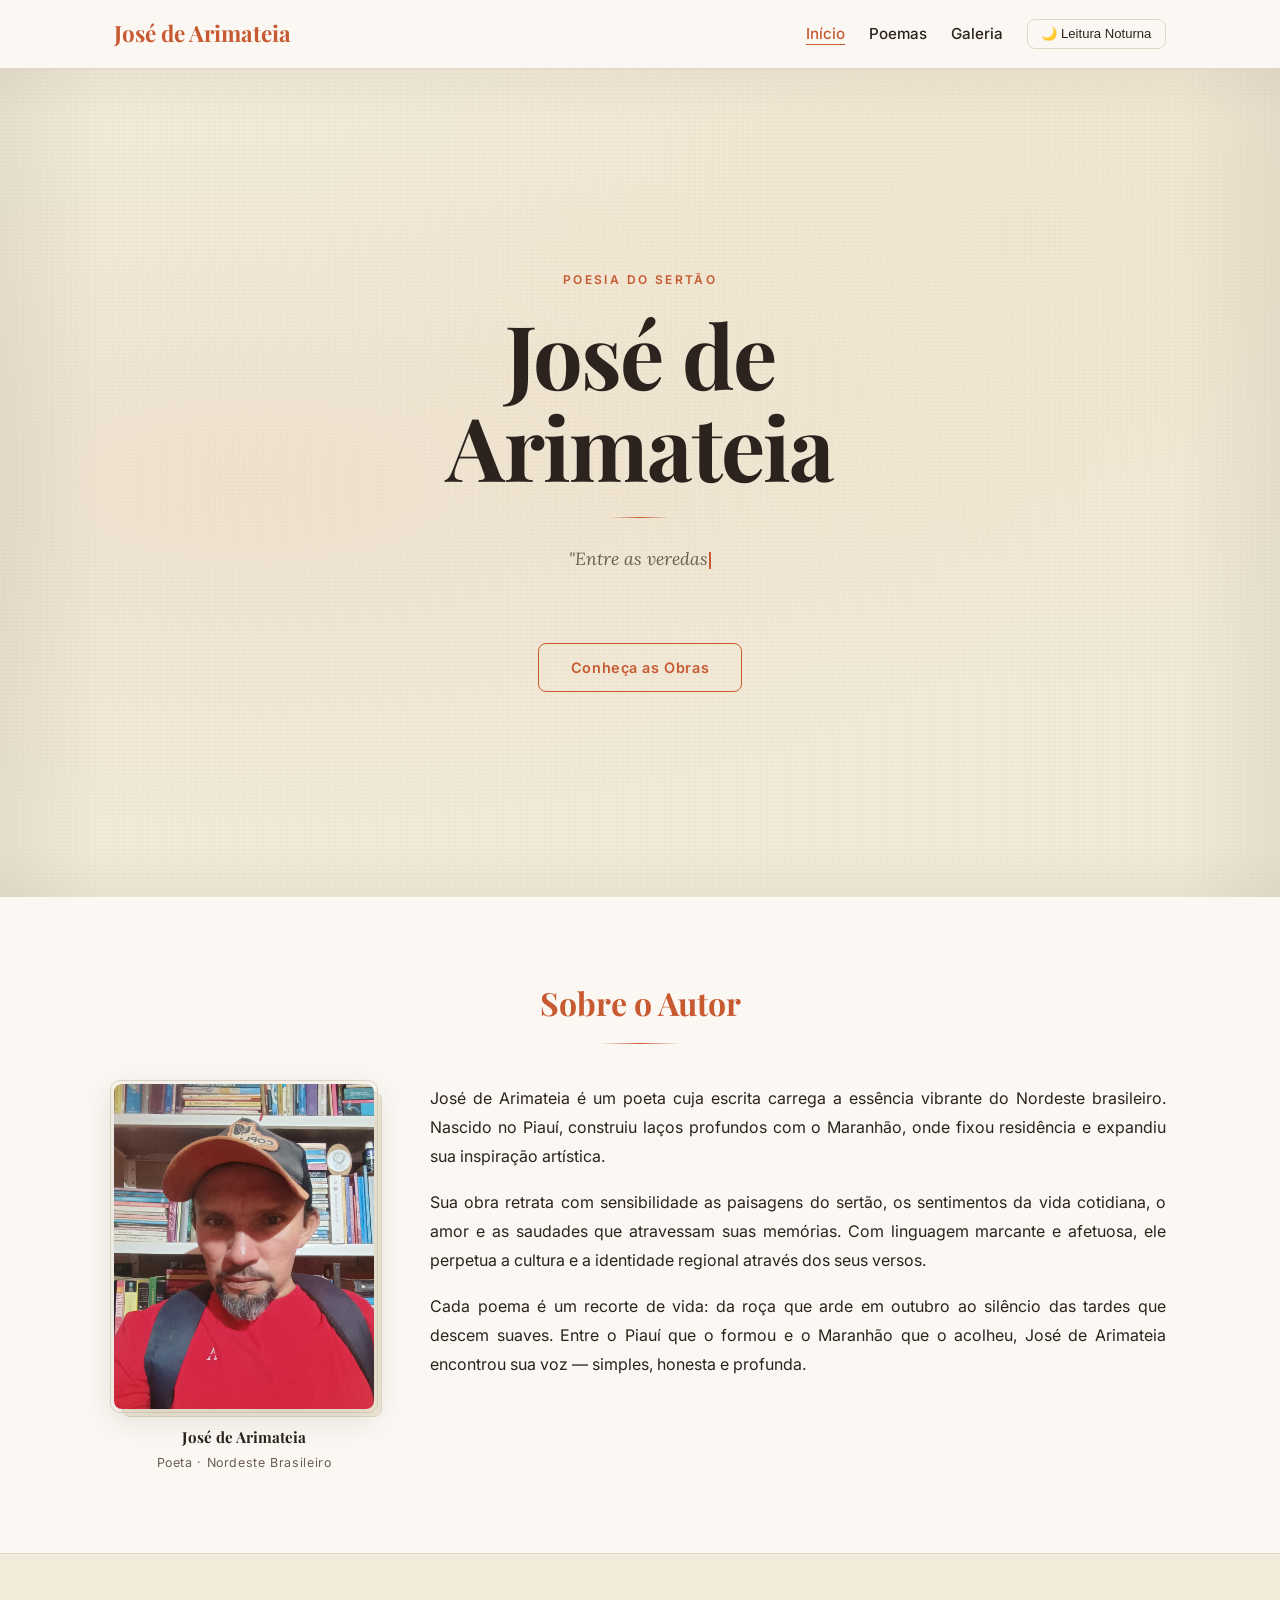
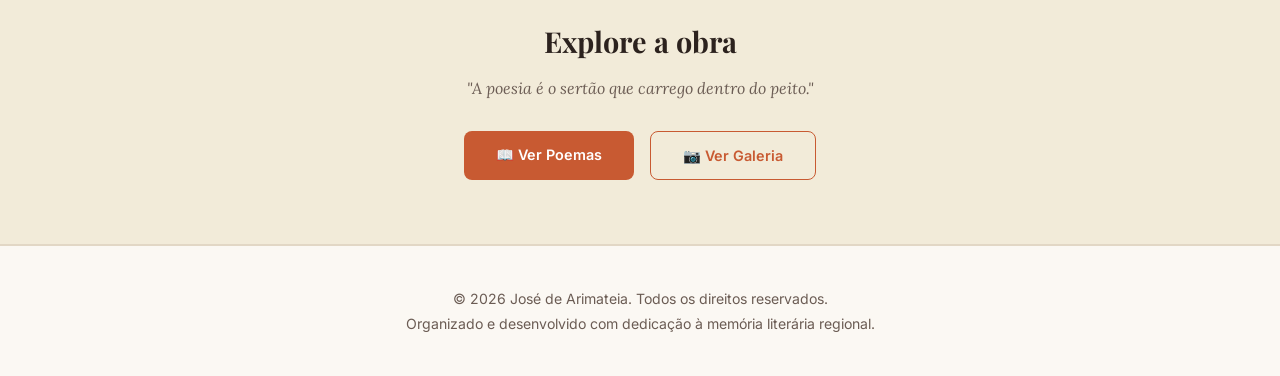
<file: index.html>
<!DOCTYPE html>
<html lang="pt-BR">
<head>
  <meta charset="UTF-8">
  <meta name="viewport" content="width=device-width, initial-scale=1.0">
  <title>José de Arimateia | Poeta do Sertão</title>
  <link rel="icon" href="favicon.ico">
  <link rel="stylesheet" href="css/variables.css">
  <link rel="stylesheet" href="css/style.css">
</head>
<body>

  <header id="site-header">
    <div class="nav-container">
      <a href="index.html" class="logo">José de Arimateia</a>
      <button class="hamburger" id="hamburger" aria-label="Abrir menu">
        <span></span><span></span><span></span>
      </button>
      <nav id="main-nav">
        <ul>
          <li><a href="index.html" class="active">Início</a></li>
          <li><a href="poemas.html">Poemas</a></li>
          <li><a href="galeria.html">Galeria</a></li>
          <li><button id="theme-toggle" class="theme-toggle">🌙 Leitura Noturna</button></li>
        </ul>
      </nav>
    </div>
  </header>

  <main>

    <section class="hero">
      <div class="hero-paper"></div>
      <div class="hero-content">
        <span class="hero-label">Poesia do Sertão</span>
        <h1 class="hero-title">José de<br>Arimateia</h1>
        <div class="hero-divider"></div>
        <blockquote class="hero-quote" id="hero-quote"></blockquote>
        <a href="poemas.html" class="hero-cta">Conheça as Obras</a>
      </div>
    </section>

    <section id="biografia" class="page-section">
      <h2 class="section-title reveal">Sobre o Autor</h2>
      <div class="bio-container">
        <div class="bio-photo-block reveal">
          <div class="bio-img-frame">
            <img
              src="assets/img/escritor.png.jpeg"
              alt="Foto de José de Arimateia"
              class="bio-img"
              onerror="this.outerHTML='<div class=\'bio-img-placeholder\'><span>📷</span><p>Foto do autor</p></div>'"
            >
          </div>
          <div class="bio-photo-caption">
            <strong>José de Arimateia</strong>
            <span>Poeta · Nordeste Brasileiro</span>
          </div>
        </div>
        <div class="bio-text reveal reveal-delay-1">
          <p>José de Arimateia é um poeta cuja escrita carrega a essência vibrante do Nordeste brasileiro. Nascido no Piauí, construiu laços profundos com o Maranhão, onde fixou residência e expandiu sua inspiração artística.</p>
          <p>Sua obra retrata com sensibilidade as paisagens do sertão, os sentimentos da vida cotidiana, o amor e as saudades que atravessam suas memórias. Com linguagem marcante e afetuosa, ele perpetua a cultura e a identidade regional através dos seus versos.</p>
          <p>Cada poema é um recorte de vida: da roça que arde em outubro ao silêncio das tardes que descem suaves. Entre o Piauí que o formou e o Maranhão que o acolheu, José de Arimateia encontrou sua voz — simples, honesta e profunda.</p>
        </div>
      </div>
    </section>

    <div class="index-cta-block reveal">
      <h2>Explore a obra</h2>
      <p>"A poesia é o sertão que carrego dentro do peito."</p>
      <div class="cta-buttons">
        <a href="poemas.html" class="btn-primary">📖 Ver Poemas</a>
        <a href="galeria.html" class="btn-secondary">📷 Ver Galeria</a>
      </div>
    </div>

  </main>

  <footer>
    <p>&copy; 2026 José de Arimateia. Todos os direitos reservados.</p>
    <p>Organizado e desenvolvido com dedicação à memória literária regional.</p>
  </footer>

  <script src="js/poemas-data.js"></script>
  <script src="js/main.js"></script>
</body>
</html>
</file>
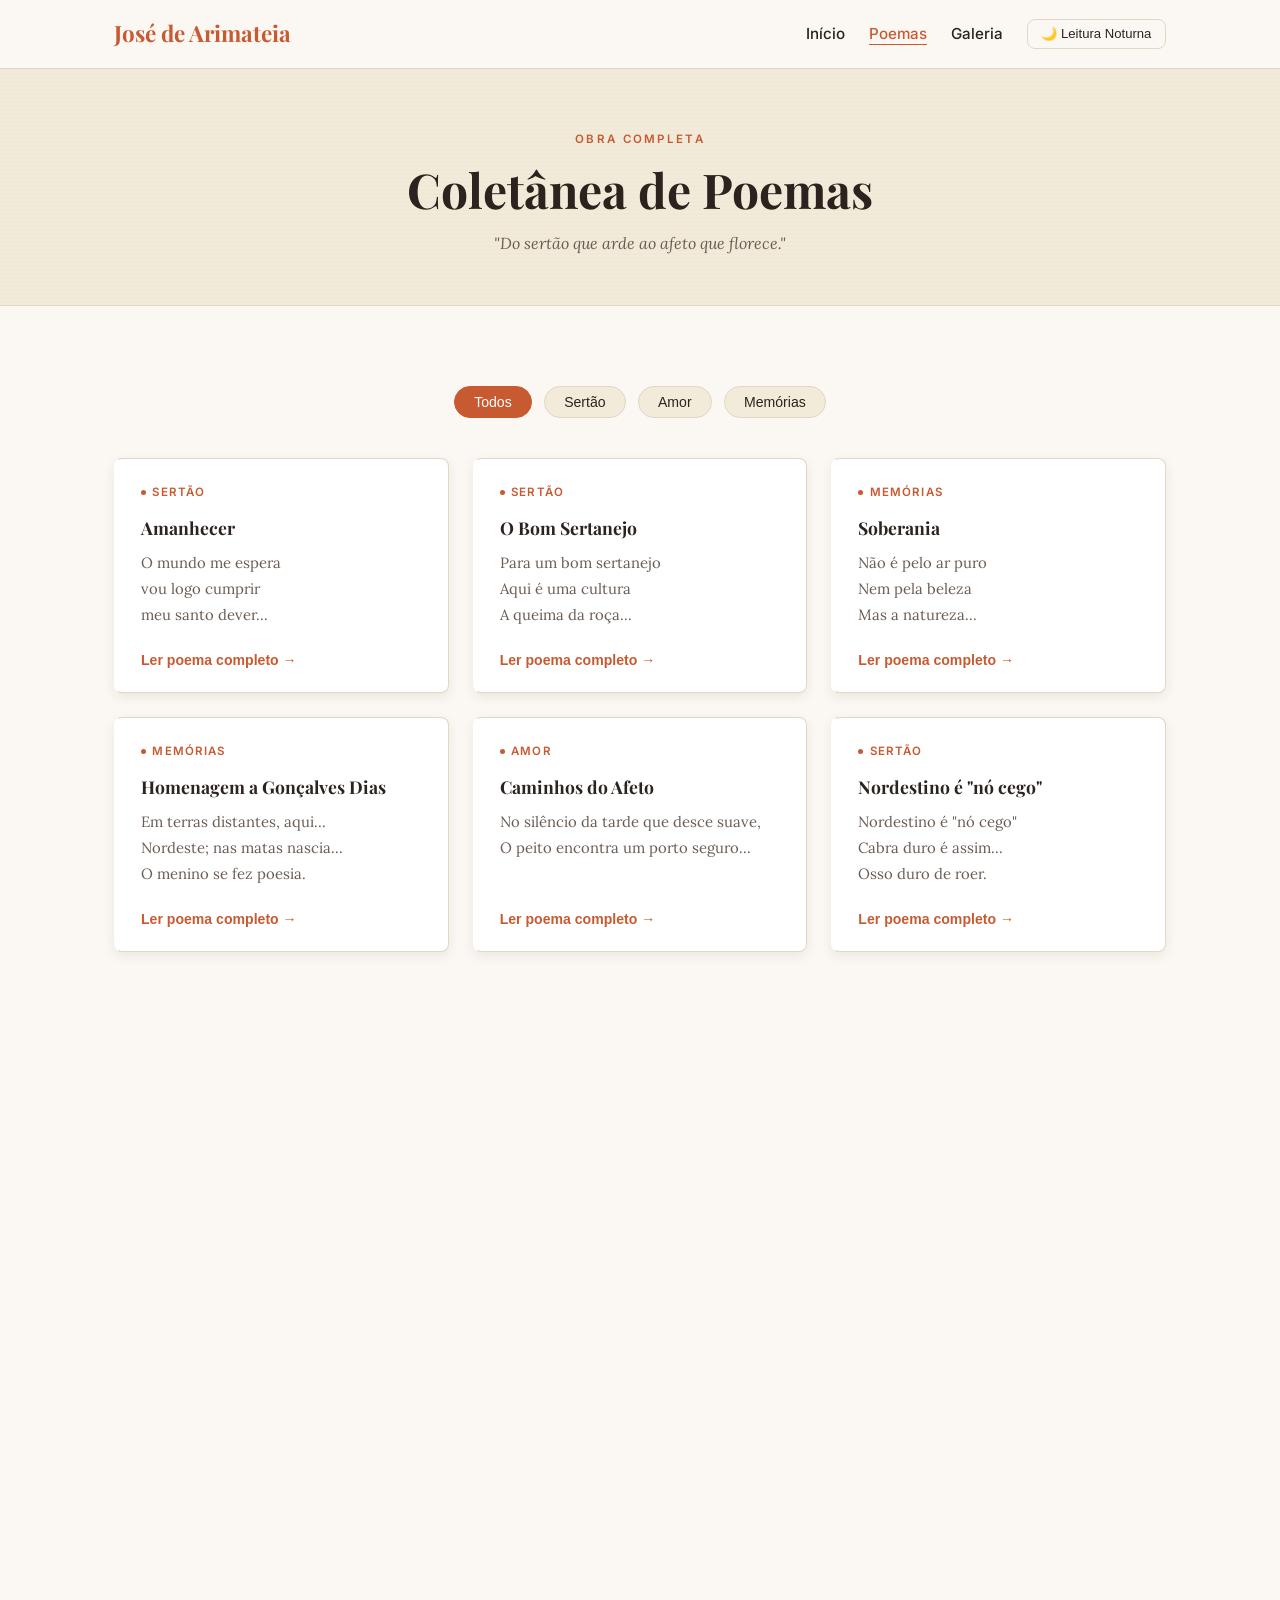
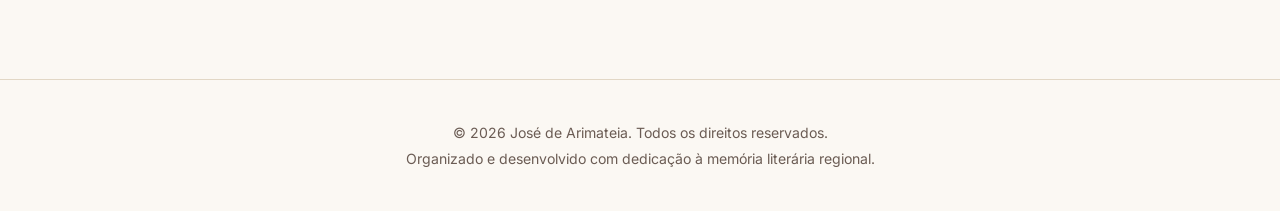
<file: poemas.html>
<!DOCTYPE html>
<html lang="pt-BR">
<head>
  <meta charset="UTF-8">
  <meta name="viewport" content="width=device-width, initial-scale=1.0">
  <title>Poemas | José de Arimateia</title>
  <link rel="icon" href="favicon.ico">
  <link rel="stylesheet" href="css/variables.css">
  <link rel="stylesheet" href="css/style.css">
</head>
<body>

  <header id="site-header">
    <div class="nav-container">
      <a href="index.html" class="logo">José de Arimateia</a>
      <button class="hamburger" id="hamburger" aria-label="Abrir menu">
        <span></span><span></span><span></span>
      </button>
      <nav id="main-nav">
        <ul>
          <li><a href="index.html">Início</a></li>
          <li><a href="poemas.html" class="active">Poemas</a></li>
          <li><a href="galeria.html">Galeria</a></li>
          <li><button id="theme-toggle" class="theme-toggle">🌙 Leitura Noturna</button></li>
        </ul>
      </nav>
    </div>
  </header>

  <div class="page-header">
    <span class="page-header-label">Obra Completa</span>
    <h1>Coletânea de Poemas</h1>
    <p>"Do sertão que arde ao afeto que florece."</p>
  </div>

  <main class="page-section">
    <div class="filters">
      <button class="filter-btn active" data-category="todos">Todos</button>
      <button class="filter-btn" data-category="Sertão">Sertão</button>
      <button class="filter-btn" data-category="Amor">Amor</button>
      <button class="filter-btn" data-category="Memórias">Memórias</button>
    </div>
    <div class="poems-grid" id="poems-container"></div>
  </main>

  <!-- Modal -->
  <div class="modal" id="poem-modal" role="dialog" aria-modal="true" aria-labelledby="modal-title">
    <div class="modal-content">
      <button class="close-btn" id="close-modal" aria-label="Fechar">&times;</button>
      <div class="modal-top-bar"></div>
      <div class="modal-header">
        <p id="modal-category" class="poem-category"></p>
        <h2 id="modal-title"></h2>
      </div>
      <div class="modal-authorship">
        <span class="modal-authorship-name">José de Arimateia</span>
        <span class="modal-authorship-dot"></span>
        <span class="modal-authorship-year" id="modal-year"></span>
      </div>
      <div id="modal-body" class="modal-body"></div>

      <!-- Galeria de miniaturas (oculta por padrão) -->
      <div class="modal-gallery" id="modal-gallery">
        <p class="modal-gallery-label">📸 Fotografias do poeta</p>
        <div class="modal-gallery-grid" id="modal-gallery-grid"></div>
      </div>

      <!-- Player de áudio (oculto por padrão) -->
      <div class="modal-audio" id="modal-audio">
        <p class="modal-audio-label">🎙️ Ouça o autor recitar</p>
        <audio id="modal-audio-player" controls preload="none">
          Seu navegador não suporta o player de áudio.
        </audio>
      </div>

      <div class="modal-footer">
        <span class="modal-copyright">© 2026 José de Arimateia · Todos os direitos reservados</span>
        <button class="print-btn" id="print-btn">🖨️ Imprimir</button>
      </div>
    </div>
  </div>

  <footer>
    <p>&copy; 2026 José de Arimateia. Todos os direitos reservados.</p>
    <p>Organizado e desenvolvido com dedicação à memória literária regional.</p>
  </footer>

  <script src="js/poemas-data.js"></script>
  <script src="js/main.js"></script>
</body>
</html>
</file>
<file: css/variables.css>
:root {
  --bg-primary:    #fbf8f3;
  --bg-secondary:  #f2ebd9;
  --bg-card:       #ffffff;
  --text-color:    #2c221e;
  --text-muted:    #6b5c54;
  --accent-color:  #c85a32;
  --accent-hover:  #a34321;
  --border-color:  #e2d7c5;

  --font-title: 'Playfair Display', Georgia, serif;
  --font-poem:  'Lora', Georgia, serif;
  --font-body:  'Inter', system-ui, -apple-system, sans-serif;

  --radius:     8px;
  --shadow:     0 4px 12px rgba(44, 34, 30, 0.08);
  --transition: all 0.3s ease;
}

body.dark-theme {
  --bg-primary:   #1c1815;
  --bg-secondary: #28221d;
  --bg-card:      #221c18;
  --text-color:   #eae3d9;
  --text-muted:   #b3a598;
  --accent-color: #e07a5f;
  --accent-hover: #f28f73;
  --border-color: #3d332a;
}
</file>
<file: css/style.css>
@import url('https://fonts.googleapis.com/css2?family=Inter:wght@400;500;600&family=Lora:ital,wght@0,400;0,500;1,400&family=Playfair+Display:ital,wght@0,600;0,700;1,400&display=swap');

/* ════════════════════════════════════════
   RESET & BASE
════════════════════════════════════════ */
* { margin: 0; padding: 0; box-sizing: border-box; }
html { scroll-behavior: smooth; }

body {
  background-color: var(--bg-primary);
  color: var(--text-color);
  font-family: var(--font-body);
  line-height: 1.6;
  transition: background-color 0.4s ease, color 0.4s ease;
  overflow-x: hidden;
}

/* ════════════════════════════════════════
   ANIMAÇÕES
════════════════════════════════════════ */
.reveal {
  opacity: 0;
  transform: translateY(28px);
  transition: opacity 0.7s ease, transform 0.7s ease;
}
.reveal.visible   { opacity: 1; transform: translateY(0); }
.reveal-delay-1   { transition-delay: 0.15s; }
.reveal-delay-2   { transition-delay: 0.3s; }

@keyframes fadeSlideUp {
  from { opacity: 0; transform: translateY(24px); }
  to   { opacity: 1; transform: translateY(0); }
}
@keyframes blink {
  0%, 100% { opacity: 1; }
  50%       { opacity: 0; }
}
@keyframes cardAppear {
  from { opacity: 0; transform: translateY(16px); }
  to   { opacity: 1; transform: translateY(0); }
}

/* ════════════════════════════════════════
   HEADER — compartilhado entre todas as páginas
════════════════════════════════════════ */
header {
  position: sticky;
  top: 0;
  background-color: var(--bg-primary);
  border-bottom: 1px solid var(--border-color);
  z-index: 300;
  transition: box-shadow 0.3s ease, background-color 0.4s ease;
}
header.scrolled { box-shadow: 0 2px 20px rgba(44,34,30,0.1); }

.nav-container {
  max-width: 1100px;
  margin: 0 auto;
  padding: 1rem 1.5rem;
  display: flex;
  justify-content: space-between;
  align-items: center;
  position: relative;
}

.logo {
  font-family: var(--font-title);
  font-size: 1.4rem;
  color: var(--accent-color);
  text-decoration: none;
  font-weight: 700;
}

nav ul { display: flex; list-style: none; gap: 1.5rem; align-items: center; }

nav > ul > li > a {
  text-decoration: none;
  color: var(--text-color);
  font-weight: 500;
  font-size: 0.95rem;
  transition: color 0.2s;
  position: relative;
  padding-bottom: 2px;
}
nav > ul > li > a::after {
  content: '';
  position: absolute;
  bottom: 0; left: 0;
  width: 0; height: 1.5px;
  background-color: var(--accent-color);
  transition: width 0.3s ease;
}
nav > ul > li > a:hover,
nav > ul > li > a.active { color: var(--accent-color); }
nav > ul > li > a:hover::after,
nav > ul > li > a.active::after { width: 100%; }

.theme-toggle {
  background: none;
  border: 1px solid var(--border-color);
  color: var(--text-color);
  padding: 0.4rem 0.85rem;
  border-radius: var(--radius);
  cursor: pointer;
  transition: var(--transition);
  font-size: 0.82rem;
  white-space: nowrap;
}
.theme-toggle:hover { background-color: var(--bg-secondary); }

/* ─── Hambúrguer ─── */
.hamburger {
  display: none;
  background: none;
  border: none;
  cursor: pointer;
  flex-direction: column;
  gap: 5px;
  padding: 0.25rem;
  z-index: 400;
}
.hamburger span {
  display: block;
  width: 24px; height: 2px;
  background-color: var(--text-color);
  border-radius: 2px;
  transition: var(--transition);
}
.hamburger.open span:nth-child(1) { transform: translateY(7px) rotate(45deg); }
.hamburger.open span:nth-child(2) { opacity: 0; }
.hamburger.open span:nth-child(3) { transform: translateY(-7px) rotate(-45deg); }

/* ════════════════════════════════════════
   DROPDOWN
════════════════════════════════════════ */
.nav-dropdown { position: relative; }

.dropdown-toggle {
  background: none;
  border: none;
  color: var(--text-color);
  font-weight: 500;
  font-size: 0.95rem;
  cursor: pointer;
  display: flex;
  align-items: center;
  gap: 4px;
  padding: 0;
  transition: color 0.2s;
  font-family: var(--font-body);
}
.dropdown-toggle:hover { color: var(--accent-color); }
.dropdown-arrow { font-size: 0.7rem; transition: transform 0.25s ease; }
.nav-dropdown.open .dropdown-arrow { transform: rotate(180deg); }

.dropdown-menu {
  position: absolute;
  top: calc(100% + 12px);
  left: 50%;
  transform: translateX(-50%) translateY(-8px);
  background-color: var(--bg-card);
  border: 1px solid var(--border-color);
  border-radius: var(--radius);
  box-shadow: 0 8px 32px rgba(44,34,30,0.14);
  min-width: 220px;
  list-style: none;
  padding: 0.5rem 0;
  opacity: 0;
  pointer-events: none;
  transition: opacity 0.22s ease, transform 0.22s ease;
  z-index: 500;
}
.dropdown-menu::before {
  content: '';
  position: absolute;
  top: -6px; left: 50%;
  transform: translateX(-50%);
  border-left: 6px solid transparent;
  border-right: 6px solid transparent;
  border-bottom: 6px solid var(--border-color);
}
.dropdown-menu::after {
  content: '';
  position: absolute;
  top: -5px; left: 50%;
  transform: translateX(-50%);
  border-left: 6px solid transparent;
  border-right: 6px solid transparent;
  border-bottom: 6px solid var(--bg-card);
}
.nav-dropdown.open .dropdown-menu {
  opacity: 1;
  pointer-events: all;
  transform: translateX(-50%) translateY(0);
}
.dropdown-menu li a {
  display: flex;
  align-items: center;
  gap: 0.6rem;
  padding: 0.6rem 1.1rem;
  text-decoration: none;
  color: var(--text-color);
  font-size: 0.9rem;
  transition: background-color 0.15s, color 0.15s;
  border-left: 2px solid transparent;
}
.dropdown-menu li a:hover {
  background-color: var(--bg-secondary);
  color: var(--accent-color);
  border-left-color: var(--accent-color);
}
.dropdown-num {
  font-family: var(--font-title);
  font-size: 0.75rem;
  color: var(--accent-color);
  opacity: 0.7;
  min-width: 20px;
}
.dropdown-separator {
  font-size: 0.7rem;
  text-transform: uppercase;
  letter-spacing: 0.1em;
  color: var(--text-muted);
  padding: 0.6rem 1.1rem 0.2rem;
  pointer-events: none;
  font-weight: 600;
}

/* ════════════════════════════════════════
   HERO — index.html
════════════════════════════════════════ */
.hero {
  min-height: 92vh;
  display: flex;
  align-items: center;
  justify-content: center;
  position: relative;
  overflow: hidden;
  background-color: var(--bg-secondary);
}
.hero-paper {
  position: absolute;
  inset: 0;
  background-image:
    repeating-linear-gradient(0deg, transparent, transparent 2px, rgba(44,34,30,0.012) 2px, rgba(44,34,30,0.012) 4px),
    repeating-linear-gradient(90deg, transparent, transparent 3px, rgba(44,34,30,0.008) 3px, rgba(44,34,30,0.008) 6px),
    radial-gradient(ellipse at 20% 50%, rgba(200,90,50,0.06) 0%, transparent 60%),
    radial-gradient(ellipse at 80% 20%, rgba(217,155,38,0.05) 0%, transparent 50%);
  pointer-events: none;
}
.hero-paper::before {
  content: '';
  position: absolute;
  inset: 0;
  background:
    linear-gradient(to right, rgba(44,34,30,0.06) 0%, transparent 8%, transparent 92%, rgba(44,34,30,0.06) 100%),
    linear-gradient(to bottom, rgba(44,34,30,0.04) 0%, transparent 6%, transparent 94%, rgba(44,34,30,0.04) 100%);
  pointer-events: none;
}
.hero-content {
  position: relative;
  z-index: 1;
  text-align: center;
  max-width: 680px;
  padding: 3rem 2rem;
  animation: fadeSlideUp 1s ease forwards;
}
.hero-label {
  display: inline-block;
  font-size: 0.75rem;
  font-weight: 600;
  text-transform: uppercase;
  letter-spacing: 0.2em;
  color: var(--accent-color);
  margin-bottom: 1.2rem;
  opacity: 0;
  animation: fadeSlideUp 0.8s ease forwards 0.3s;
}
.hero-title {
  font-family: var(--font-title);
  font-size: clamp(3rem, 8vw, 5.5rem);
  line-height: 1.05;
  color: var(--text-color);
  margin-bottom: 1.5rem;
  opacity: 0;
  animation: fadeSlideUp 0.9s ease forwards 0.5s;
  letter-spacing: -0.02em;
}
.hero-divider {
  width: 60px; height: 1px;
  background: linear-gradient(90deg, transparent, var(--accent-color), transparent);
  margin: 0 auto 1.5rem;
  opacity: 0;
  animation: fadeSlideUp 0.8s ease forwards 0.7s;
}
.hero-quote {
  font-family: var(--font-poem);
  font-style: italic;
  font-size: clamp(0.95rem, 2.2vw, 1.1rem);
  color: var(--text-muted);
  line-height: 1.9;
  margin-bottom: 2.5rem;
  min-height: 3.5em;
  opacity: 0;
  animation: fadeSlideUp 0.8s ease forwards 0.9s;
}
.typing-cursor {
  display: inline-block;
  width: 1.5px; height: 1em;
  background-color: var(--accent-color);
  margin-left: 1px;
  vertical-align: middle;
  animation: blink 0.75s step-end infinite;
}
.hero-cta {
  display: inline-block;
  background-color: transparent;
  color: var(--accent-color);
  text-decoration: none;
  padding: 0.75rem 2rem;
  border: 1.5px solid var(--accent-color);
  border-radius: var(--radius);
  font-weight: 600;
  font-size: 0.9rem;
  letter-spacing: 0.04em;
  transition: var(--transition);
  opacity: 0;
  animation: fadeSlideUp 0.8s ease forwards 1.1s;
  position: relative;
  overflow: hidden;
}
.hero-cta::before {
  content: '';
  position: absolute;
  inset: 0;
  background-color: var(--accent-color);
  transform: translateX(-101%);
  transition: transform 0.3s ease;
  z-index: -1;
}
.hero-cta:hover { color: #fff; }
.hero-cta:hover::before { transform: translateX(0); }

/* ════════════════════════════════════════
   SEÇÕES COMPARTILHADAS
════════════════════════════════════════ */
.page-section {
  max-width: 1100px;
  margin: 0 auto;
  padding: 5rem 1.5rem;
}

/* Cabeçalho de página (poemas.html e galeria.html) */
.page-header {
  background-color: var(--bg-secondary);
  border-bottom: 1px solid var(--border-color);
  padding: 3.5rem 1.5rem 3rem;
  text-align: center;
  position: relative;
  overflow: hidden;
}
.page-header::before {
  content: '';
  position: absolute;
  inset: 0;
  background-image:
    repeating-linear-gradient(0deg, transparent, transparent 2px, rgba(44,34,30,0.01) 2px, rgba(44,34,30,0.01) 4px);
  pointer-events: none;
}
.page-header-label {
  display: inline-block;
  font-size: 0.72rem;
  font-weight: 600;
  text-transform: uppercase;
  letter-spacing: 0.2em;
  color: var(--accent-color);
  margin-bottom: 0.8rem;
}
.page-header h1 {
  font-family: var(--font-title);
  font-size: clamp(2rem, 5vw, 3rem);
  color: var(--text-color);
  margin-bottom: 0.8rem;
  line-height: 1.2;
}
.page-header p {
  color: var(--text-muted);
  font-family: var(--font-poem);
  font-style: italic;
  font-size: 1rem;
  max-width: 500px;
  margin: 0 auto;
}

.section-title {
  font-family: var(--font-title);
  font-size: 2rem;
  margin-bottom: 2.5rem;
  text-align: center;
  color: var(--accent-color);
  position: relative;
  padding-bottom: 1rem;
}
.section-title::after {
  content: '';
  position: absolute;
  bottom: 0; left: 50%;
  transform: translateX(-50%);
  width: 0; height: 1.5px;
  background: linear-gradient(90deg, transparent, var(--accent-color), transparent);
  transition: width 0.8s ease 0.2s;
}
.section-title.visible::after { width: 80px; }

/* ════════════════════════════════════════
   BIOGRAFIA — index.html
════════════════════════════════════════ */
.bio-container {
  display: grid;
  grid-template-columns: 260px 1fr;
  gap: 3.5rem;
  align-items: start;
}
.bio-photo-block {
  display: flex;
  flex-direction: column;
  align-items: center;
  gap: 1rem;
}
.bio-img-frame { position: relative; width: 100%; }
.bio-img-frame::before {
  content: '';
  position: absolute;
  inset: -4px;
  border: 1px solid var(--border-color);
  border-radius: calc(var(--radius) + 2px);
  z-index: 0;
}
.bio-img-frame::after {
  content: '';
  position: absolute;
  bottom: -8px; left: 8px;
  right: -8px; top: 8px;
  background-color: var(--bg-secondary);
  border: 1px solid var(--border-color);
  border-radius: var(--radius);
  z-index: -1;
}
.bio-img {
  width: 100%;
  border-radius: var(--radius);
  object-fit: cover;
  object-position: top center;
  aspect-ratio: 4/5;
  display: block;
  position: relative;
  z-index: 1;
  box-shadow: 0 8px 32px rgba(44,34,30,0.15);
  transition: transform 0.4s ease;
}
.bio-img:hover { transform: scale(1.015); }
.bio-img-placeholder {
  width: 100%;
  aspect-ratio: 4/5;
  border-radius: var(--radius);
  background-color: var(--bg-secondary);
  border: 2px dashed var(--border-color);
  display: flex;
  flex-direction: column;
  align-items: center;
  justify-content: center;
  color: var(--text-muted);
  font-size: 0.9rem;
  text-align: center;
  gap: 0.5rem;
  position: relative;
  z-index: 1;
}
.bio-img-placeholder span { font-size: 2.5rem; }
.bio-photo-caption {
  text-align: center;
  display: flex;
  flex-direction: column;
  gap: 0.2rem;
}
.bio-photo-caption strong {
  font-family: var(--font-title);
  font-size: 0.95rem;
  color: var(--text-color);
}
.bio-photo-caption span {
  font-size: 0.78rem;
  color: var(--text-muted);
  letter-spacing: 0.05em;
}
.bio-text p {
  margin-bottom: 1.1rem;
  text-align: justify;
  color: var(--text-color);
  line-height: 1.8;
}

/* Chamada para poemas no final do index */
.index-cta-block {
  text-align: center;
  padding: 4rem 1.5rem;
  background-color: var(--bg-secondary);
  border-top: 1px solid var(--border-color);
  border-bottom: 1px solid var(--border-color);
}
.index-cta-block h2 {
  font-family: var(--font-title);
  font-size: 1.8rem;
  color: var(--text-color);
  margin-bottom: 0.8rem;
}
.index-cta-block p {
  color: var(--text-muted);
  margin-bottom: 1.8rem;
  font-family: var(--font-poem);
  font-style: italic;
}
.cta-buttons {
  display: flex;
  gap: 1rem;
  justify-content: center;
  flex-wrap: wrap;
}
.btn-primary {
  display: inline-block;
  background-color: var(--accent-color);
  color: #fff;
  text-decoration: none;
  padding: 0.75rem 2rem;
  border-radius: var(--radius);
  font-weight: 600;
  font-size: 0.9rem;
  transition: var(--transition);
}
.btn-primary:hover { background-color: var(--accent-hover); transform: translateY(-2px); }
.btn-secondary {
  display: inline-block;
  background-color: transparent;
  color: var(--accent-color);
  text-decoration: none;
  padding: 0.75rem 2rem;
  border: 1.5px solid var(--accent-color);
  border-radius: var(--radius);
  font-weight: 600;
  font-size: 0.9rem;
  transition: var(--transition);
}
.btn-secondary:hover { background-color: var(--accent-color); color: #fff; }

/* ════════════════════════════════════════
   POEMAS — poemas.html
════════════════════════════════════════ */
.filters {
  display: flex;
  justify-content: center;
  gap: 0.75rem;
  margin-bottom: 2.5rem;
  flex-wrap: wrap;
}
.filter-btn {
  background-color: var(--bg-secondary);
  border: 1px solid var(--border-color);
  color: var(--text-color);
  padding: 0.45rem 1.2rem;
  border-radius: 20px;
  cursor: pointer;
  transition: var(--transition);
  font-size: 0.88rem;
}
.filter-btn.active, .filter-btn:hover {
  background-color: var(--accent-color);
  color: #fff;
  border-color: var(--accent-color);
}
.poems-grid {
  display: grid;
  grid-template-columns: repeat(auto-fill, minmax(280px, 1fr));
  gap: 1.5rem;
  transition: opacity 0.3s ease, transform 0.3s ease;
}
.poem-card {
  background-color: var(--bg-card);
  border: 1px solid var(--border-color);
  border-left: 3px solid transparent;
  border-radius: var(--radius);
  padding: 1.5rem;
  box-shadow: var(--shadow);
  display: flex;
  flex-direction: column;
  justify-content: space-between;
  transition: transform 0.3s ease, box-shadow 0.3s ease, border-color 0.3s ease;
  opacity: 0;
  animation: cardAppear 0.5s ease forwards;
}
.poem-card:nth-child(1) { animation-delay: 0.05s; }
.poem-card:nth-child(2) { animation-delay: 0.12s; }
.poem-card:nth-child(3) { animation-delay: 0.19s; }
.poem-card:nth-child(4) { animation-delay: 0.26s; }
.poem-card:nth-child(5) { animation-delay: 0.33s; }
.poem-card:nth-child(6) { animation-delay: 0.40s; }
.poem-card:hover {
  transform: translateY(-5px);
  box-shadow: 0 12px 30px rgba(44,34,30,0.13);
  border-left-color: var(--accent-color);
}
.poem-card h3 {
  font-family: var(--font-title);
  font-size: 1.1rem;
  margin-bottom: 0.5rem;
  color: var(--text-color);
}
.poem-category {
  font-size: 0.72rem;
  text-transform: uppercase;
  letter-spacing: 0.1em;
  color: var(--accent-color);
  font-weight: 600;
  margin-bottom: 0.75rem;
  display: flex;
  align-items: center;
  gap: 0.4rem;
}
.poem-category::before {
  content: '';
  display: inline-block;
  width: 5px; height: 5px;
  border-radius: 50%;
  background-color: var(--accent-color);
  flex-shrink: 0;
}
.poem-excerpt {
  font-family: var(--font-poem);
  color: var(--text-muted);
  white-space: pre-line;
  margin-bottom: 1.5rem;
  line-height: 1.75;
  font-size: 0.93rem;
}
.read-btn {
  background: none;
  border: none;
  color: var(--accent-color);
  font-weight: 600;
  cursor: pointer;
  align-self: flex-start;
  padding: 0;
  font-size: 0.88rem;
  transition: gap 0.2s, color 0.2s;
  display: flex;
  align-items: center;
  gap: 4px;
}
.read-btn:hover { color: var(--accent-hover); gap: 8px; }

/* ════════════════════════════════════════
   MODAL — poemas.html
════════════════════════════════════════ */
.modal {
  position: fixed;
  inset: 0;
  background: rgba(0,0,0,0.55);
  backdrop-filter: blur(4px);
  display: flex;
  justify-content: center;
  align-items: center;
  opacity: 0;
  pointer-events: none;
  transition: opacity 0.3s ease;
  padding: 1rem;
  z-index: 200;
}
.modal.active { opacity: 1; pointer-events: all; }
.modal-content {
  background-color: var(--bg-card);
  border-radius: var(--radius);
  max-width: 600px;
  width: 100%;
  max-height: 90vh;
  overflow-y: auto;
  position: relative;
  box-shadow: 0 24px 64px rgba(0,0,0,0.28);
  transform: translateY(20px) scale(0.97);
  transition: transform 0.35s ease, opacity 0.3s ease;
  opacity: 0;
  display: flex;
  flex-direction: column;
}
.modal.active .modal-content { transform: translateY(0) scale(1); opacity: 1; }
.modal-top-bar {
  height: 4px;
  background: linear-gradient(90deg, var(--accent-color), var(--accent-hover), #d99b26);
  border-radius: var(--radius) var(--radius) 0 0;
  flex-shrink: 0;
}
.modal-header { padding: 1.8rem 2.2rem 0.5rem; }
.modal-header .poem-category { margin-bottom: 0.3rem; }
.modal-header h2 {
  font-family: var(--font-title);
  font-size: 1.7rem;
  color: var(--text-color);
  line-height: 1.2;
}
.modal-authorship {
  display: flex;
  align-items: center;
  gap: 0.5rem;
  padding: 0.6rem 2.2rem;
  background-color: var(--bg-secondary);
  border-top: 1px solid var(--border-color);
  border-bottom: 1px solid var(--border-color);
  flex-shrink: 0;
}
.modal-authorship-name {
  font-family: var(--font-title);
  font-size: 1rem;
  font-weight: 700;
  color: var(--accent-color);
}
.modal-authorship-dot {
  width: 4px; height: 4px;
  border-radius: 50%;
  background-color: var(--text-muted);
  flex-shrink: 0;
}
.modal-authorship-year {
  font-size: 0.82rem;
  color: var(--text-muted);
  font-style: italic;
}
.modal-body {
  font-family: var(--font-poem);
  white-space: pre-line;
  padding: 1.8rem 2.2rem;
  line-height: 2.1;
  font-size: 1.05rem;
  color: var(--text-color);
  flex: 1;
}

/* Galeria de miniaturas no modal */
.modal-gallery {
  padding: 0 2.2rem 1.2rem;
  display: none;
}
.modal-gallery.visible { display: block; }
.modal-gallery-label {
  font-size: 0.72rem;
  text-transform: uppercase;
  letter-spacing: 0.1em;
  color: var(--text-muted);
  font-weight: 600;
  margin-bottom: 0.6rem;
}
.modal-gallery-grid {
  display: grid;
  grid-template-columns: repeat(auto-fill, minmax(80px, 1fr));
  gap: 0.5rem;
}
.modal-gallery-grid img {
  width: 100%;
  aspect-ratio: 1;
  object-fit: cover;
  border-radius: 4px;
  cursor: pointer;
  transition: transform 0.2s ease, opacity 0.2s ease;
  border: 2px solid transparent;
}
.modal-gallery-grid img:hover { transform: scale(1.05); opacity: 0.9; }
.modal-gallery-grid img.selected { border-color: var(--accent-color); }

.modal-audio { padding: 0 2.2rem 1rem; display: none; }
.modal-audio.visible { display: block; }
.modal-audio-label {
  font-size: 0.75rem;
  text-transform: uppercase;
  letter-spacing: 0.08em;
  color: var(--text-muted);
  font-weight: 600;
  margin-bottom: 0.4rem;
}
.modal-audio audio { width: 100%; height: 36px; border-radius: var(--radius); }

.modal-footer {
  padding: 0.9rem 2.2rem 1.4rem;
  display: flex;
  justify-content: space-between;
  align-items: center;
  border-top: 1px solid var(--border-color);
  flex-shrink: 0;
}
.modal-copyright { font-size: 0.75rem; color: var(--text-muted); font-style: italic; }
.print-btn {
  background: none;
  border: 1px solid var(--border-color);
  color: var(--text-muted);
  padding: 0.35rem 0.85rem;
  border-radius: var(--radius);
  cursor: pointer;
  font-size: 0.82rem;
  transition: var(--transition);
}
.print-btn:hover { border-color: var(--accent-color); color: var(--accent-color); }
.close-btn {
  position: absolute;
  top: 0.8rem; right: 0.8rem;
  background: none;
  border: none;
  font-size: 1.3rem;
  cursor: pointer;
  color: var(--text-muted);
  width: 30px; height: 30px;
  display: flex;
  align-items: center;
  justify-content: center;
  border-radius: 50%;
  transition: var(--transition);
  z-index: 10;
}
.close-btn:hover { color: var(--text-color); background-color: var(--bg-secondary); }

/* ════════════════════════════════════════
   GALERIA — galeria.html
════════════════════════════════════════ */
.gallery-grid {
  display: grid;
  grid-template-columns: repeat(auto-fill, minmax(240px, 1fr));
  gap: 1.2rem;
}
.gallery-item {
  position: relative;
  border-radius: var(--radius);
  overflow: hidden;
  cursor: pointer;
  aspect-ratio: 1;
  background-color: var(--bg-secondary);
  opacity: 0;
  animation: cardAppear 0.5s ease forwards;
}
.gallery-item:nth-child(1) { animation-delay: 0.05s; }
.gallery-item:nth-child(2) { animation-delay: 0.1s; }
.gallery-item:nth-child(3) { animation-delay: 0.15s; }
.gallery-item:nth-child(4) { animation-delay: 0.2s; }
.gallery-item:nth-child(5) { animation-delay: 0.25s; }
.gallery-item:nth-child(6) { animation-delay: 0.3s; }
.gallery-item:nth-child(7) { animation-delay: 0.35s; }
.gallery-item:nth-child(8) { animation-delay: 0.4s; }

.gallery-item img {
  width: 100%;
  height: 100%;
  object-fit: cover;
  transition: transform 0.4s ease;
  display: block;
}
.gallery-item:hover img { transform: scale(1.06); }

/* Overlay com legenda ao hover */
.gallery-item-overlay {
  position: absolute;
  inset: 0;
  background: linear-gradient(to top, rgba(44,34,30,0.75) 0%, transparent 60%);
  opacity: 0;
  transition: opacity 0.3s ease;
  display: flex;
  align-items: flex-end;
  padding: 1rem;
}
.gallery-item:hover .gallery-item-overlay { opacity: 1; }
.gallery-item-caption {
  color: #fff;
  font-family: var(--font-poem);
  font-size: 0.88rem;
  font-style: italic;
  line-height: 1.4;
}

/* Lightbox */
.lightbox {
  position: fixed;
  inset: 0;
  background: rgba(0,0,0,0.92);
  display: flex;
  justify-content: center;
  align-items: center;
  z-index: 400;
  opacity: 0;
  pointer-events: none;
  transition: opacity 0.3s ease;
  padding: 1rem;
}
.lightbox.active { opacity: 1; pointer-events: all; }
.lightbox-inner {
  position: relative;
  max-width: 900px;
  width: 100%;
  display: flex;
  flex-direction: column;
  align-items: center;
  gap: 1rem;
}
.lightbox img {
  max-width: 100%;
  max-height: 80vh;
  border-radius: var(--radius);
  object-fit: contain;
  box-shadow: 0 20px 60px rgba(0,0,0,0.5);
}
.lightbox-caption {
  color: rgba(255,255,255,0.75);
  font-family: var(--font-poem);
  font-style: italic;
  font-size: 0.9rem;
  text-align: center;
}
.lightbox-close {
  position: absolute;
  top: -2.5rem; right: 0;
  background: none;
  border: none;
  color: rgba(255,255,255,0.7);
  font-size: 1.8rem;
  cursor: pointer;
  transition: color 0.2s;
  line-height: 1;
}
.lightbox-close:hover { color: #fff; }
.lightbox-nav {
  position: absolute;
  top: 50%;
  transform: translateY(-50%);
  background: rgba(255,255,255,0.12);
  border: none;
  color: #fff;
  width: 44px; height: 44px;
  border-radius: 50%;
  font-size: 1.2rem;
  cursor: pointer;
  transition: background 0.2s;
  display: flex;
  align-items: center;
  justify-content: center;
}
.lightbox-nav:hover { background: rgba(255,255,255,0.22); }
.lightbox-prev { left: -3.5rem; }
.lightbox-next { right: -3.5rem; }

/* ════════════════════════════════════════
   PRINT
════════════════════════════════════════ */
@media print {
  header, footer, .filters, .poems-grid,
  .close-btn, .print-btn, .modal-footer,
  .modal-audio, .modal-gallery { display: none !important; }

  body { background: white !important; color: black !important; }

  .modal {
    position: static !important;
    background: none !important;
    backdrop-filter: none !important;
    opacity: 1 !important;
    pointer-events: all !important;
    padding: 0 !important;
    display: block !important;
  }
  .modal-content {
    opacity: 1 !important;
    transform: none !important;
    box-shadow: none !important;
    max-height: none !important;
    max-width: 100% !important;
    border: none !important;
  }
  .modal-body::after {
    content: 'José de Arimateia';
    position: fixed;
    top: 50%; left: 50%;
    transform: translate(-50%, -50%) rotate(-35deg);
    font-size: 5rem;
    font-family: 'Playfair Display', Georgia, serif;
    color: rgba(200,90,50,0.09);
    white-space: nowrap;
    pointer-events: none;
    z-index: 9999;
    font-weight: 700;
  }
  .modal-body::before {
    content: '© 2026 José de Arimateia — Todos os direitos reservados';
    position: fixed;
    bottom: 1.5cm; left: 0; right: 0;
    text-align: center;
    font-size: 0.7rem;
    color: rgba(0,0,0,0.35);
    font-family: Georgia, serif;
    font-style: italic;
    pointer-events: none;
    z-index: 9999;
  }
  .modal-top-bar { display: block !important; }
  .modal-header { padding: 2rem 1.5rem 0.5rem; }
  .modal-authorship { padding: 0.6rem 1.5rem; }
  .modal-body { padding: 1.5rem; }
}

/* ════════════════════════════════════════
   RODAPÉ
════════════════════════════════════════ */
footer {
  text-align: center;
  padding: 2.5rem 1.5rem;
  border-top: 1px solid var(--border-color);
  color: var(--text-muted);
  font-size: 0.88rem;
  line-height: 1.8;
}

/* ════════════════════════════════════════
   RESPONSIVIDADE
════════════════════════════════════════ */
@media (max-width: 768px) {
  .hamburger { display: flex; }
  nav {
    display: none;
    position: absolute;
    top: 100%; left: 0; right: 0;
    background-color: var(--bg-primary);
    border-bottom: 1px solid var(--border-color);
    padding: 1rem 1.5rem 1.5rem;
    box-shadow: 0 8px 24px rgba(0,0,0,0.08);
  }
  nav.open { display: block; }
  nav ul { flex-direction: column; align-items: flex-start; gap: 1rem; }
  .dropdown-menu {
    position: static; transform: none;
    box-shadow: none; border: none;
    border-left: 2px solid var(--border-color);
    border-radius: 0; margin-left: 1rem; margin-top: 0.5rem;
    background: transparent; opacity: 1; pointer-events: all; display: none;
  }
  .dropdown-menu::before, .dropdown-menu::after { display: none; }
  .nav-dropdown.open .dropdown-menu { display: block; }

  .bio-container { grid-template-columns: 1fr; }
  .bio-photo-block { max-width: 200px; margin: 0 auto; }
  .bio-text p { text-align: left; }

  .hero { min-height: 80vh; }
  .hero-title { font-size: clamp(2.4rem, 10vw, 3.5rem); }
  .page-section { padding: 3rem 1.2rem; }

  .gallery-grid { grid-template-columns: repeat(auto-fill, minmax(150px, 1fr)); }
  .lightbox-prev { left: -0.5rem; }
  .lightbox-next { right: -0.5rem; }

  .modal-header { padding: 1.5rem 1.2rem 0.5rem; }
  .modal-authorship { padding: 0.5rem 1.2rem; }
  .modal-body { padding: 1rem 1.2rem; }
  .modal-footer { padding: 0.8rem 1.2rem 1.2rem; }
  .modal-gallery { padding: 0 1.2rem 0.8rem; }
}

@media (prefers-reduced-motion: reduce) {
  *, *::before, *::after {
    animation-duration: 0.01ms !important;
    transition-duration: 0.01ms !important;
  }
}
</file>
